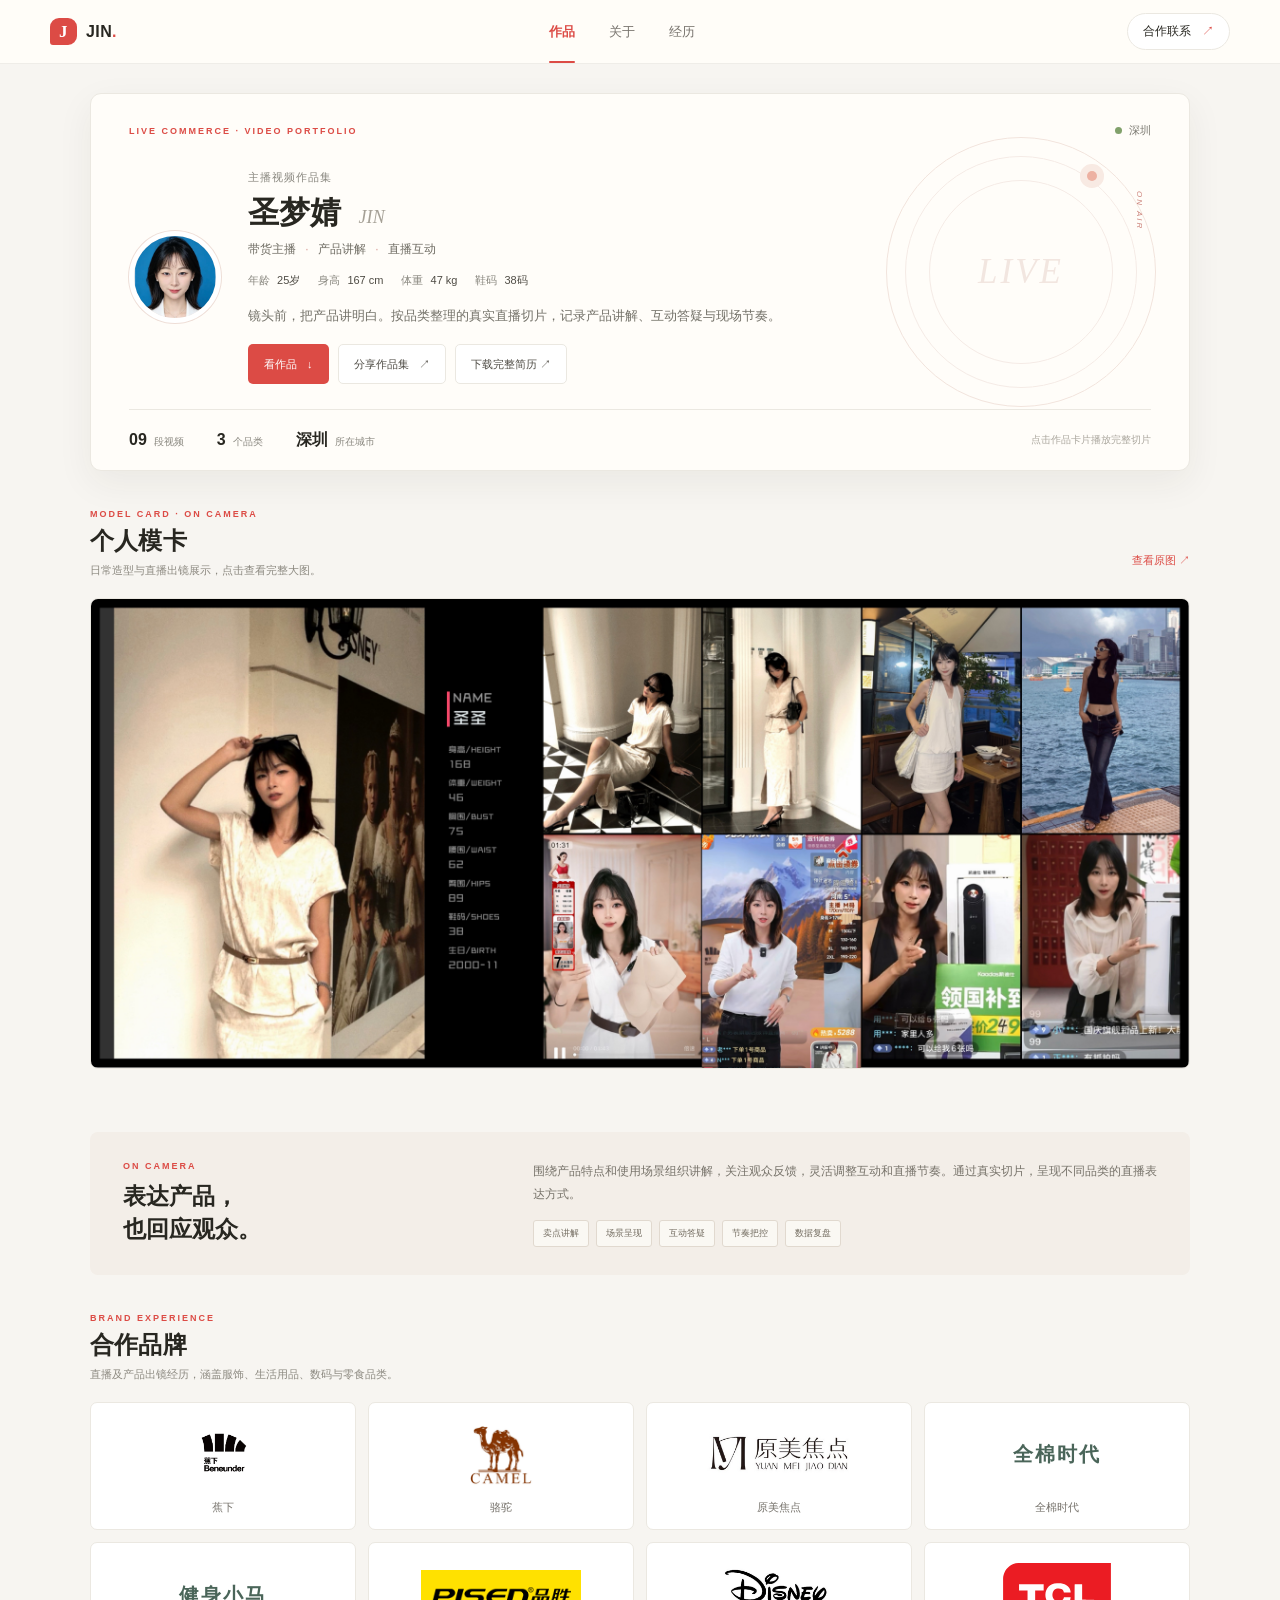
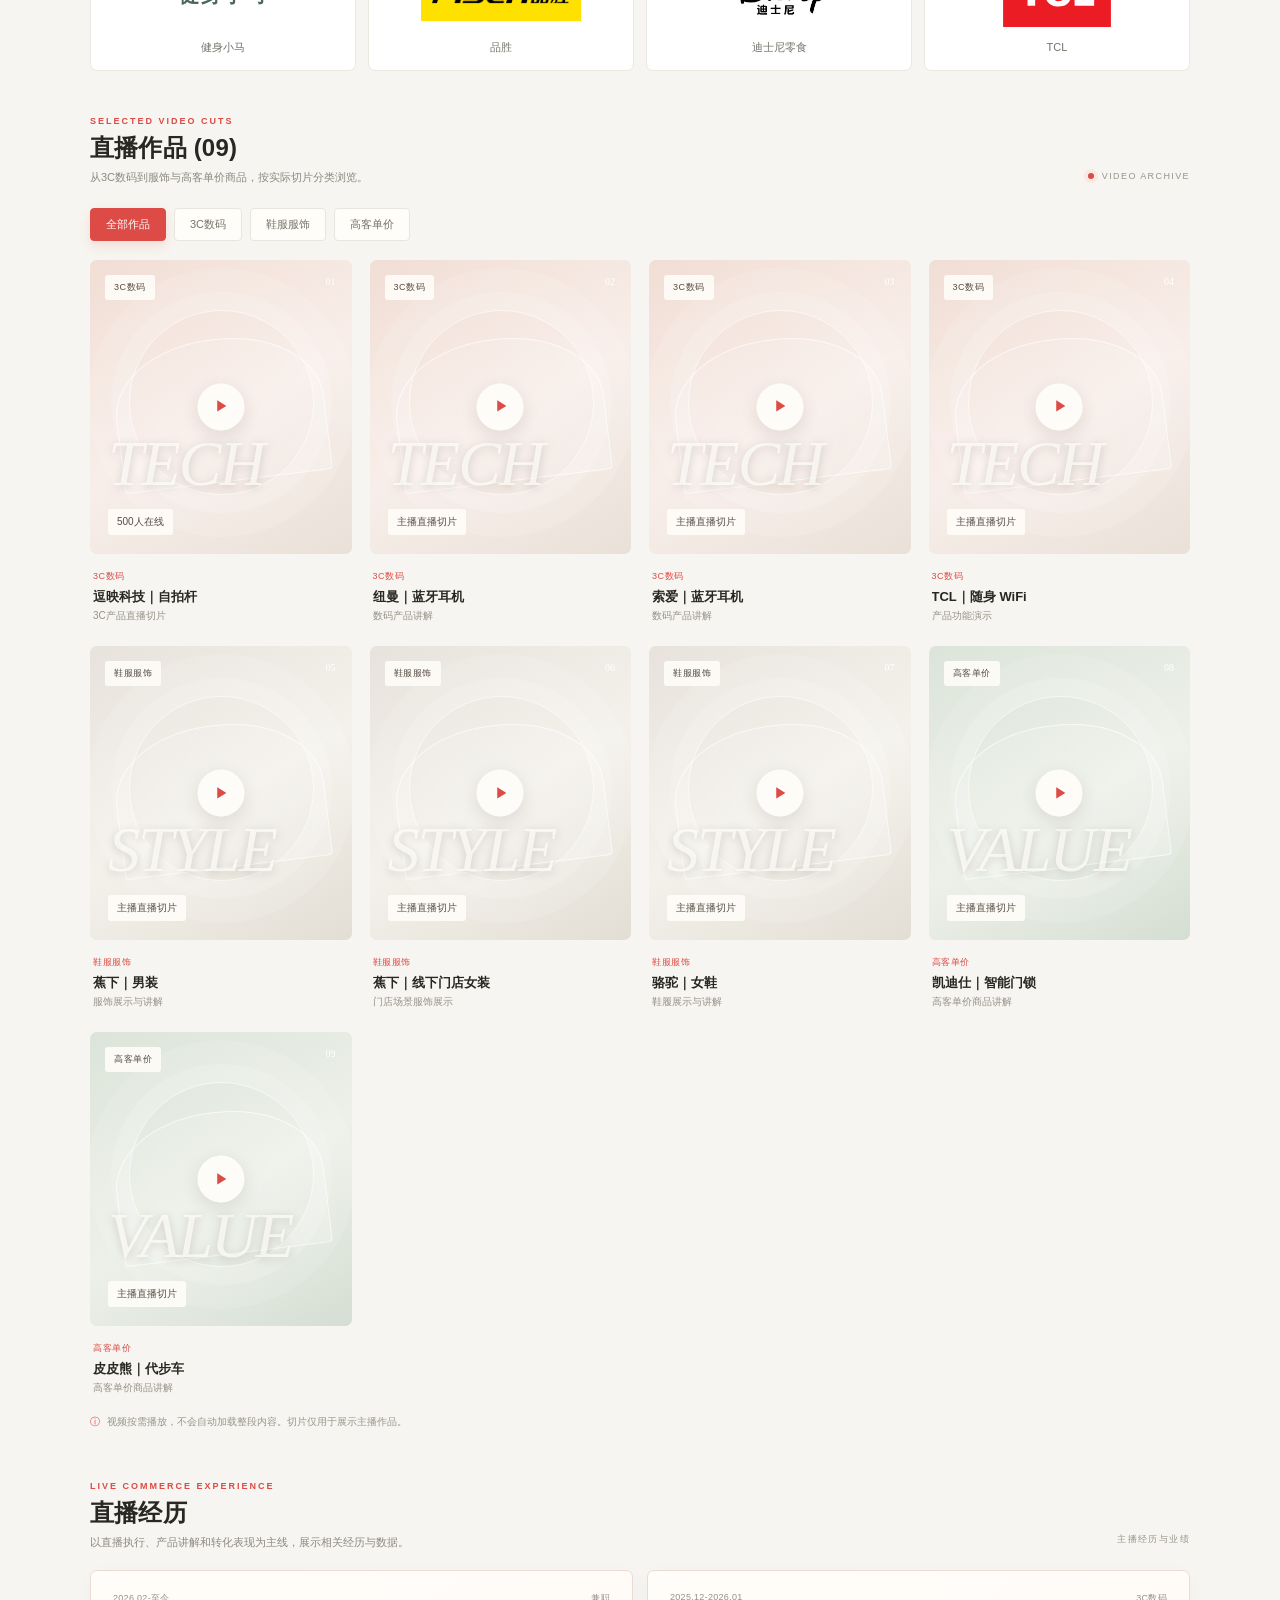
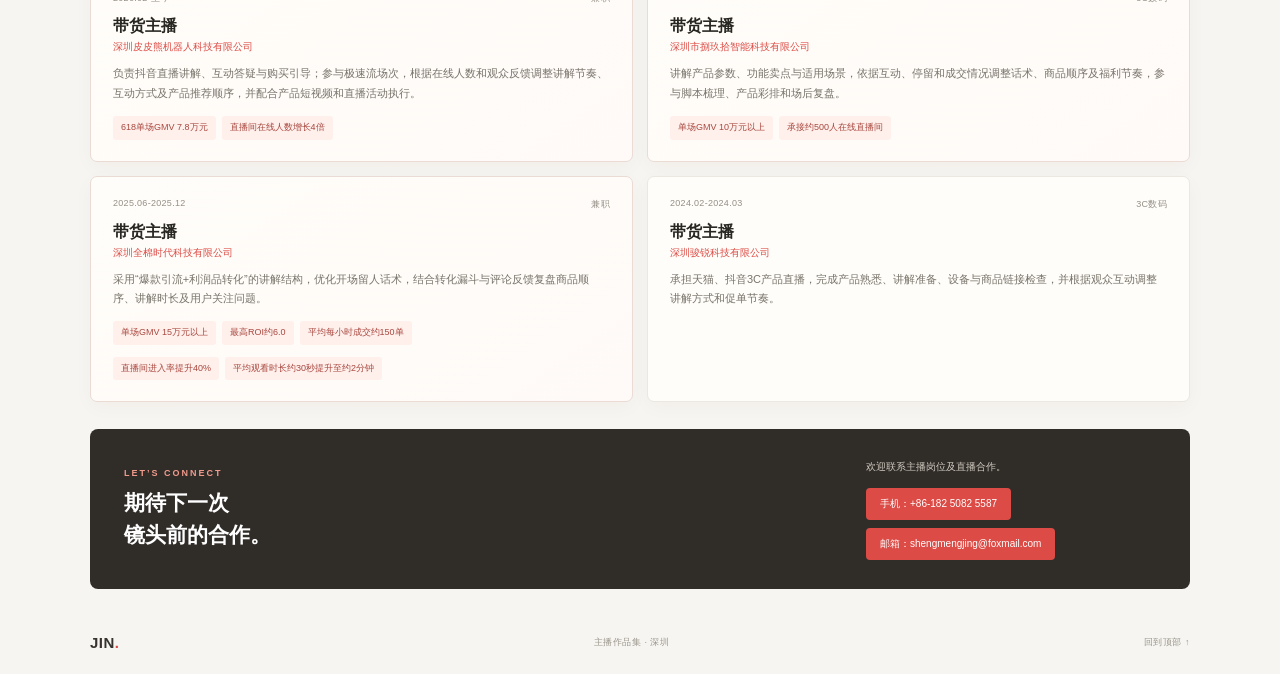
<file: index.html>
<!doctype html>
<html lang="zh-CN">
<head>
  <meta charset="UTF-8">
  <meta name="viewport" content="width=device-width,initial-scale=1">
  <meta name="theme-color" content="#fffdf9">
  <meta name="description" content="圣梦婧带货主播作品集，展示直播切片、直播经历与合作联系方式。">
  <meta http-equiv="refresh" content="0; url=./showcase.html">
  <link rel="canonical" href="https://shengmengjing-portfolio.github.io/showcase.html">
  <title>圣梦婧｜带货主播作品集</title>
  <style>
    body{margin:0;padding:24px;font-family:-apple-system,BlinkMacSystemFont,"PingFang SC","Microsoft YaHei",sans-serif;color:#282721;background:#fffdf9}
    a{color:#dc4b45}
  </style>
  <script>window.location.replace("./showcase.html" + window.location.search + window.location.hash);</script>
</head>
<body>
  <noscript><p>如果没有自动跳转，请<a href="./showcase.html">点击这里打开最新作品集</a>。</p></noscript>
</body>
</html>
</file>
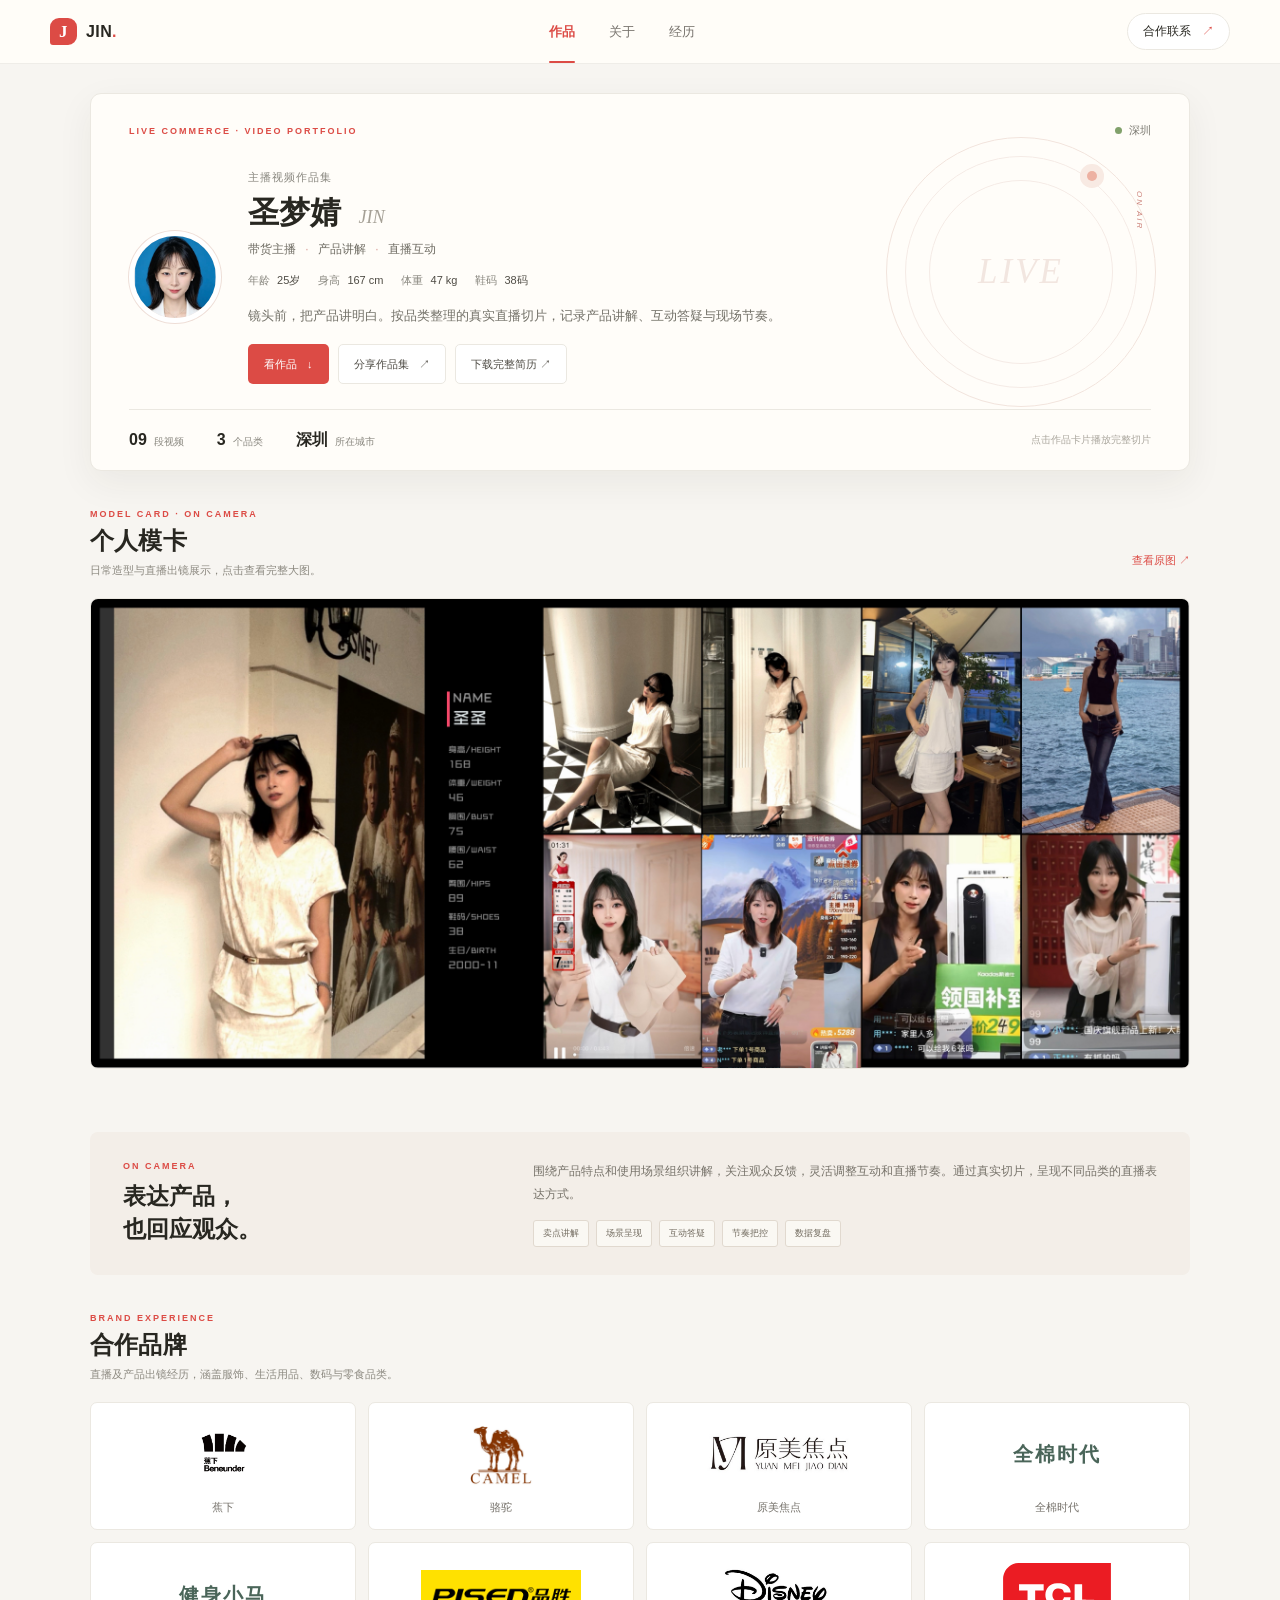
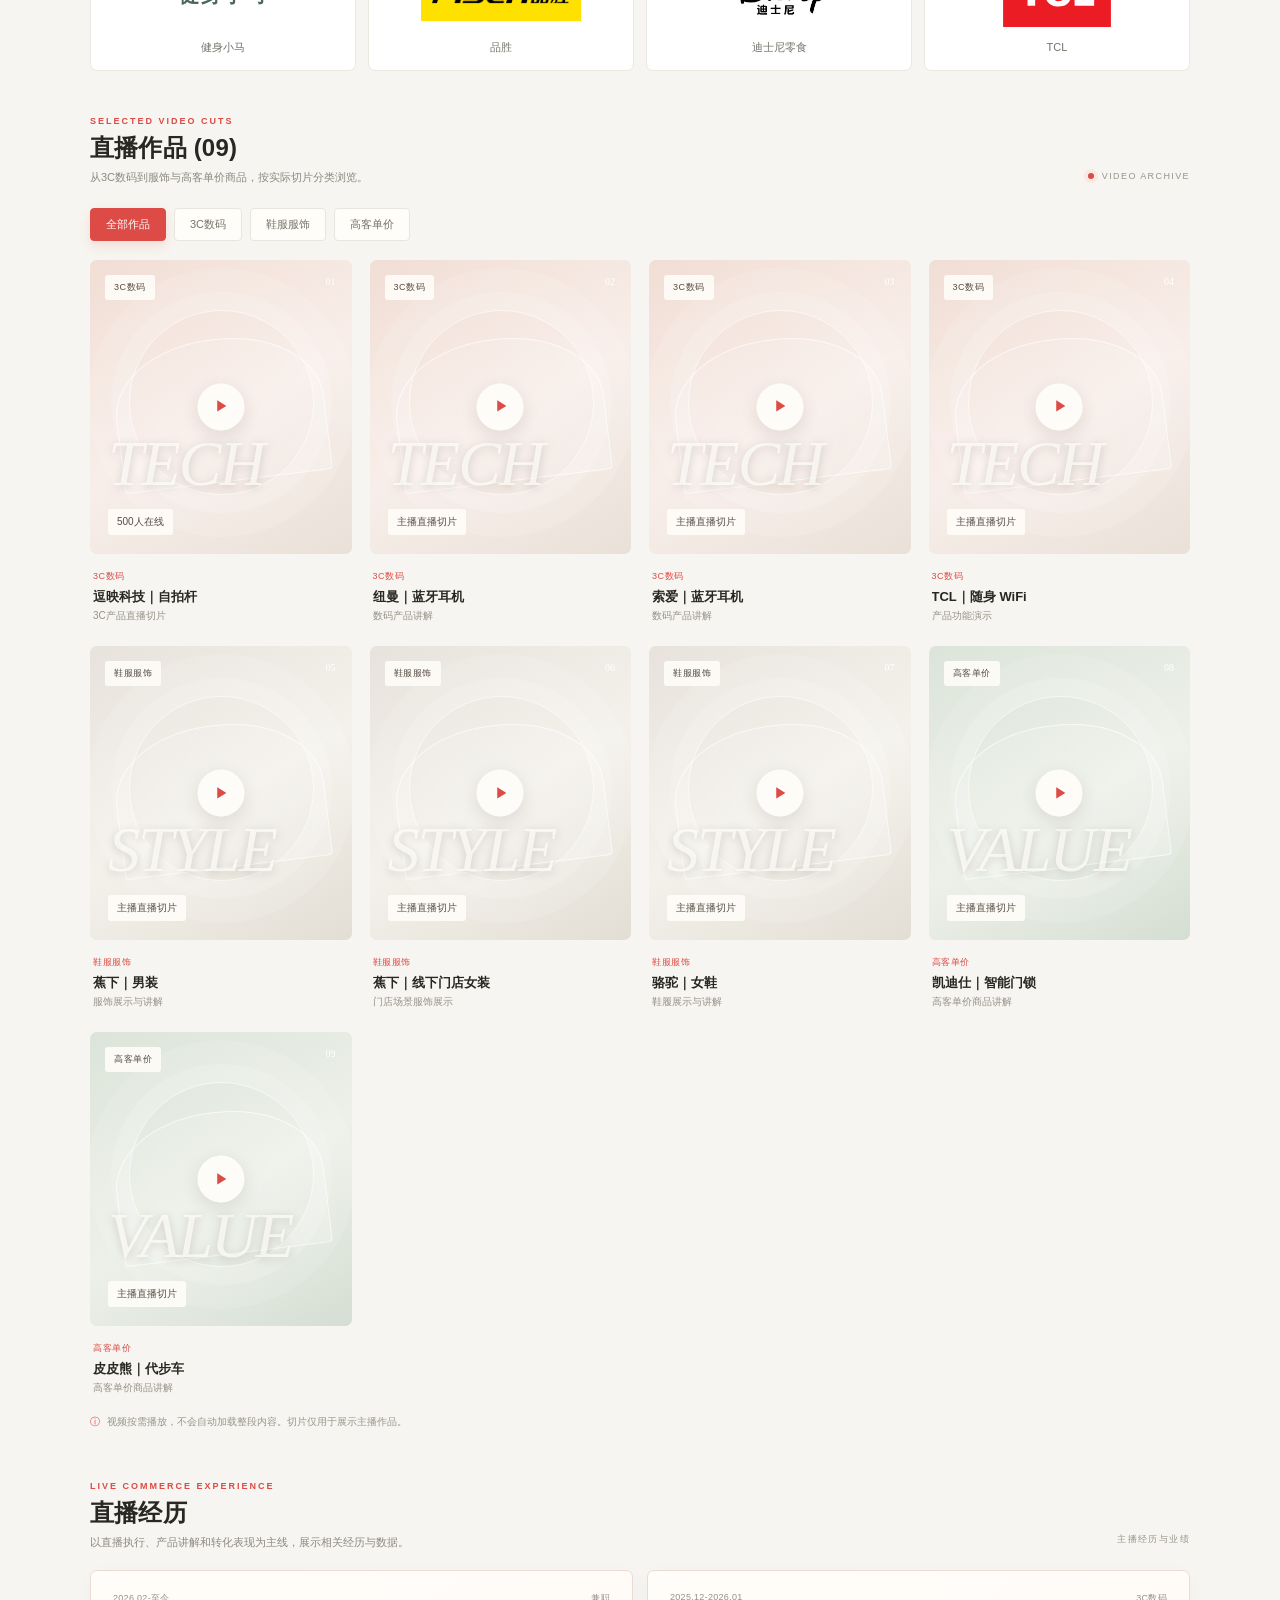
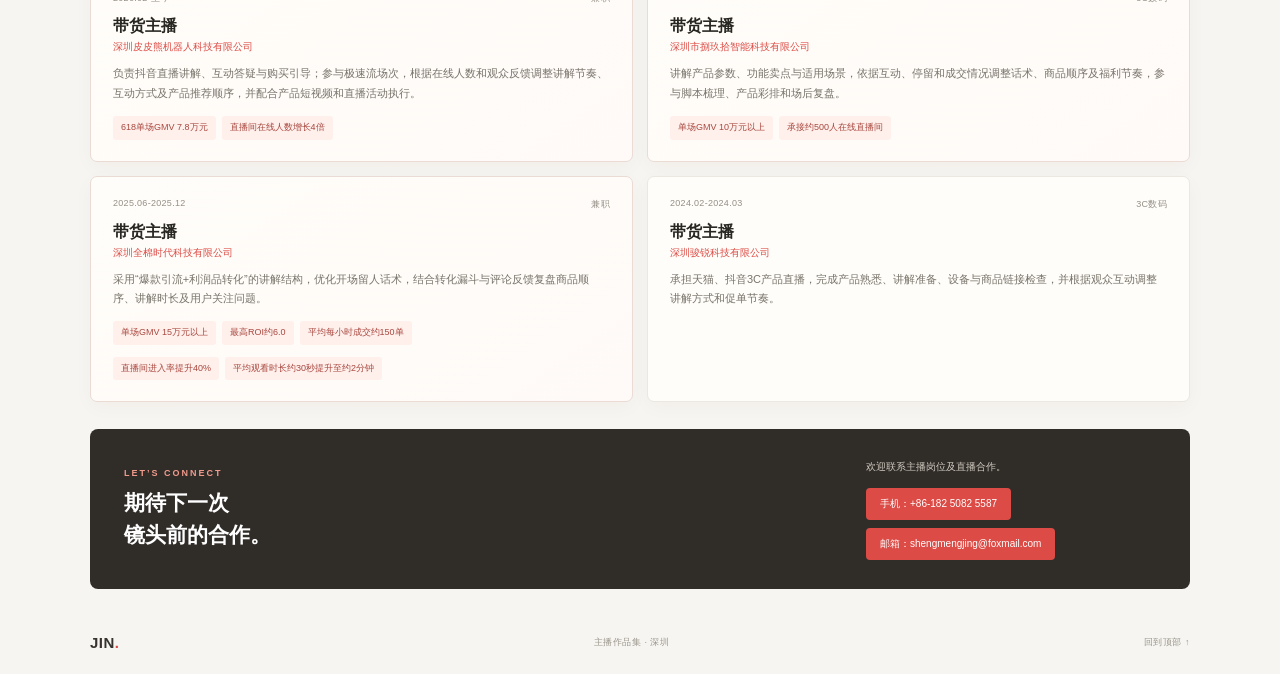
<file: showcase.html>
<!doctype html>
<html lang="zh-CN">
<head>
  <meta charset="UTF-8">
  <meta name="viewport" content="width=device-width,initial-scale=1">
  <meta name="theme-color" content="#fffdf9">
  <meta name="description" content="圣梦婧主播作品集与直播经历，展示3C数码、服饰和高客单价品类直播切片、主播经验与代表性业绩。">
  <title>圣梦婧｜带货主播作品集与直播经历</title>
  <link rel="stylesheet" href="./showcase.css?v=model-card-2026-11-14">
</head>
<body>
  <header class="topbar" id="topbar">
    <div class="topbar-inner">
      <a class="logo" href="#" aria-label="JIN作品集首页"><span class="logo-mark">J</span><span>JIN<span class="logo-dot">.</span></span></a>
      <nav aria-label="主导航"><a class="nav-active" href="#works">作品</a><a href="#about">关于</a><a href="#experience">经历</a></nav>
      <a class="top-cta" href="#contact">合作联系 <span>↗</span></a>
    </div>
  </header>
  <main>
    <section class="profile-shell wrap" id="profile">
      <div class="profile-card">
        <div class="profile-topline"><span class="eyebrow">LIVE COMMERCE · VIDEO PORTFOLIO</span><span class="location"><i></i>深圳</span></div>
        <div class="profile-main">
          <div class="avatar"><img src="./portrait.png" alt="圣梦婧证件照"></div>
          <div class="profile-copy">
            <p class="profile-kicker">主播视频作品集</p>
            <h1>圣梦婧 <span>JIN</span></h1>
            <p class="profile-role">带货主播 <b>·</b> 产品讲解 <b>·</b> 直播互动</p>
            <ul class="profile-details" aria-label="个人资料"><li>年龄 <strong>25岁</strong></li><li>身高 <strong>167 cm</strong></li><li>体重 <strong>47 kg</strong></li><li>鞋码 <strong>38码</strong></li></ul>
            <p class="profile-intro">镜头前，把产品讲明白。按品类整理的真实直播切片，记录产品讲解、互动答疑与现场节奏。</p>
            <div class="profile-actions" id="profile-actions"><a class="btn btn-red" href="#works">看作品 <span>↓</span></a><button class="btn btn-light" id="share-button" type="button">分享作品集 <span>↗</span></button></div>
          </div>
        </div>
        <div class="profile-stats" aria-label="作品集概况">
          <div><strong id="works-count">9</strong><span>段视频</span></div>
          <div><strong>3</strong><span>个品类</span></div>
          <div><strong>深圳</strong><span>所在城市</span></div>
          <div class="stats-note">点击作品卡片播放完整切片</div>
        </div>
        <div class="profile-decoration" aria-hidden="true"><span>LIVE</span><span>ON AIR</span><div class="deco-orbit"></div></div>
      </div>
    </section>

    <section class="model-section wrap" id="model-card" aria-labelledby="model-card-title">
      <div class="section-heading"><div><p class="eyebrow">MODEL CARD · ON CAMERA</p><h2 id="model-card-title">个人模卡</h2><p class="section-sub">日常造型与直播出镜展示，点击查看完整大图。</p></div><a class="model-original" href="./model-card.jpg" target="_blank" rel="noopener noreferrer">查看原图 ↗</a></div>
      <figure class="model-figure">
        <a class="model-preview" href="./model-card.jpg" target="_blank" rel="noopener noreferrer" aria-label="在新标签页查看圣梦婧完整模卡"><img src="./model-card.jpg" alt="圣梦婧模卡，展示日常造型、全身形象与不同品类直播出镜画面" loading="lazy" decoding="async"></a>
      </figure>
    </section>

    <section class="about-strip wrap" id="about">
      <div class="about-title"><p class="eyebrow">ON CAMERA</p><h2>表达产品，<br>也回应观众。</h2></div>
      <div class="about-detail"><p>围绕产品特点和使用场景组织讲解，关注观众反馈，灵活调整互动和直播节奏。通过真实切片，呈现不同品类的直播表达方式。</p><div class="skill-list"><span>卖点讲解</span><span>场景呈现</span><span>互动答疑</span><span>节奏把控</span><span>数据复盘</span></div></div>
    </section>

    <section class="brands-section wrap" id="brands" aria-labelledby="brands-title">
      <div class="section-heading"><div><p class="eyebrow">BRAND EXPERIENCE</p><h2 id="brands-title">合作品牌</h2><p class="section-sub">直播及产品出镜经历，涵盖服饰、生活用品、数码与零食品类。</p></div></div>
      <ul class="brand-grid">
        <li class="brand-card"><div class="brand-image"><img src="./brand-beneunder.webp" alt="蕉下 Beneunder 标志" width="160" height="64" loading="lazy"></div><span>蕉下</span></li>
        <li class="brand-card"><div class="brand-image"><img src="./brand-camel.png" alt="骆驼 CAMEL 标志" width="160" height="64" loading="lazy"></div><span>骆驼</span></li>
        <li class="brand-card"><div class="brand-image"><img src="./brand-yuanmei-crop.jpeg" alt="原美焦点标志" width="160" height="64" loading="lazy"></div><span>原美焦点</span></li>
        <li class="brand-card"><div class="brand-image brand-name" aria-label="全棉时代品牌名称">全棉时代</div><span>全棉时代</span></li>
        <li class="brand-card"><div class="brand-image brand-name" aria-label="健身小马品牌名称">健身小马</div><span>健身小马</span></li>
        <li class="brand-card"><div class="brand-image"><img src="./brand-pisen.png" alt="品胜 PISEN 标志" width="160" height="64" loading="lazy"></div><span>品胜</span></li>
        <li class="brand-card"><div class="brand-image"><img src="./brand-disney-crop.png" alt="迪士尼 Disney 标志" width="160" height="64" loading="lazy"></div><span>迪士尼零食</span></li>
        <li class="brand-card"><div class="brand-image"><img src="./brand-tcl.svg" alt="TCL 标志" width="160" height="64" loading="lazy"></div><span>TCL</span></li>
      </ul>
    </section>

    <section class="works-section wrap" id="works">
      <div class="section-heading">
        <div><p class="eyebrow">SELECTED VIDEO CUTS</p><h2>直播作品 <span id="filtered-count"></span></h2><p class="section-sub">从3C数码到服饰与高客单价商品，按实际切片分类浏览。</p></div>
        <div class="view-label"><span class="live-dot"></span> VIDEO ARCHIVE</div>
      </div>
      <div class="filter-row" id="filters" role="group" aria-label="按商品品类筛选"></div>
      <div class="video-grid" id="video-grid"></div>
      <p class="privacy-note"><span>ⓘ</span> 视频按需播放，不会自动加载整段内容。切片仅用于展示主播作品。</p>
    </section>

    <section class="experience-section wrap" id="experience">
      <div class="section-heading">
        <div><p class="eyebrow">LIVE COMMERCE EXPERIENCE</p><h2>直播经历</h2><p class="section-sub">以直播执行、产品讲解和转化表现为主线，展示相关经历与数据。</p></div>
        <div class="view-label">主播经历与业绩</div>
      </div>
      <div class="experience-grid">
        <article class="experience-card experience-featured">
          <div class="experience-meta"><span>2026.02-至今</span><span>兼职</span></div>
          <h3>带货主播</h3>
          <p class="experience-company">深圳皮皮熊机器人科技有限公司</p>
          <p>负责抖音直播讲解、互动答疑与购买引导；参与极速流场次，根据在线人数和观众反馈调整讲解节奏、互动方式及产品推荐顺序，并配合产品短视频和直播活动执行。</p>
          <div class="result-tags"><span>618单场GMV 7.8万元</span><span>直播间在线人数增长4倍</span></div>
        </article>
        <article class="experience-card experience-featured">
          <div class="experience-meta"><span>2025.12-2026.01</span><span>3C数码</span></div>
          <h3>带货主播</h3>
          <p class="experience-company">深圳市捌玖拾智能科技有限公司</p>
          <p>讲解产品参数、功能卖点与适用场景，依据互动、停留和成交情况调整话术、商品顺序及福利节奏，参与脚本梳理、产品彩排和场后复盘。</p>
          <div class="result-tags"><span>单场GMV 10万元以上</span><span>承接约500人在线直播间</span></div>
        </article>
        <article class="experience-card experience-featured">
          <div class="experience-meta"><span>2025.06-2025.12</span><span>兼职</span></div>
          <h3>带货主播</h3>
          <p class="experience-company">深圳全棉时代科技有限公司</p>
          <p>采用“爆款引流+利润品转化”的讲解结构，优化开场留人话术，结合转化漏斗与评论反馈复盘商品顺序、讲解时长及用户关注问题。</p>
          <div class="result-tags"><span>单场GMV 15万元以上</span><span>最高ROI约6.0</span><span>平均每小时成交约150单</span></div>
          <div class="result-tags"><span>直播间进入率提升40%</span><span>平均观看时长约30秒提升至约2分钟</span></div>
        </article>
        <article class="experience-card">
          <div class="experience-meta"><span>2024.02-2024.03</span><span>3C数码</span></div>
          <h3>带货主播</h3>
          <p class="experience-company">深圳骏锐科技有限公司</p>
          <p>承担天猫、抖音3C产品直播，完成产品熟悉、讲解准备、设备与商品链接检查，并根据观众互动调整讲解方式和促单节奏。</p>
        </article>
      </div>
    </section>

    <section class="contact-section wrap" id="contact">
      <div class="contact-card"><div><p class="eyebrow">LET’S CONNECT</p><h2>期待下一次<br>镜头前的合作。</h2></div><div class="contact-side"><p id="contact-note">欢迎联系主播岗位及直播合作。</p><div id="contact-actions"></div></div></div>
    </section>
  </main>
  <footer class="wrap"><a class="footer-brand" href="#">JIN<span>.</span></a><span>主播作品集 · 深圳</span><a href="#topbar">回到顶部 ↑</a></footer>

  <dialog class="player-dialog" id="player-dialog" aria-labelledby="player-title">
    <div class="player-head"><div><p class="eyebrow">VIDEO CUT</p><h2 id="player-title">作品播放</h2></div><button class="close-button" id="close-player" type="button" aria-label="关闭">×</button></div>
    <div class="player-body" id="player-body"></div>
    <p class="player-caption" id="player-caption"></p>
    <p class="player-error" id="player-error" role="status">兼容提示：原始切片为 HEVC 编码，部分浏览器可能无法播放。公开分享前建议转为 H.264 MP4。</p>
  </dialog>

  <script src="./portfolio.config.js?v=resume-2026-11-13-contact-final"></script>
  <script>
    (() => {
      const config = window.PORTFOLIO || {};
      const videos = Array.isArray(config.videos) ? config.videos : [];
      const grid = document.getElementById("video-grid");
      const filters = document.getElementById("filters");
      const dialog = document.getElementById("player-dialog");
      let activeUrl = "";
      const safeMediaPath = value => typeof value === "string" && value.startsWith("./") && !value.slice(2).includes("/") && !value.slice(2).includes("..") && value.toLowerCase().endsWith(".mp4") ? value : "";
      const make = (tag, cls, value) => {
        const node = document.createElement(tag);
        if (cls) node.className = cls;
        if (value !== undefined) node.textContent = value;
        return node;
      };
      const categories = ["全部作品", ...new Set(videos.map(item => item.category).filter(Boolean))];
      document.getElementById("works-count").textContent = String(videos.length).padStart(2, "0");

      function closePlayer() {
        const video = document.querySelector("#player-body video");
        if (video) { video.pause(); video.removeAttribute("src"); video.load(); }
        if (activeUrl.startsWith("blob:")) URL.revokeObjectURL(activeUrl);
        activeUrl = "";
        document.getElementById("player-body").replaceChildren();
      }

      function play(item) {
        closePlayer();
        document.getElementById("player-title").textContent = item.title;
        document.getElementById("player-caption").textContent = `${item.category} · ${item.subtitle || "主播直播切片"}`;
        const source = safeMediaPath(item.src);
        if (!source) return;
        const video = document.createElement("video");
        video.src = source;
        video.controls = true;
        video.playsInline = true;
        video.preload = "metadata";
        video.setAttribute("aria-label", item.title);
        const body = document.getElementById("player-body");
        body.replaceChildren(video);
        dialog.showModal();
        const attempt = video.play();
        if (attempt && typeof attempt.catch === "function") attempt.catch(() => {});
      }

      function render(selected = "全部作品") {
        const visible = videos.filter(item => selected === "全部作品" || item.category === selected);
        grid.replaceChildren();
        document.getElementById("filtered-count").textContent = `(${String(visible.length).padStart(2, "0")})`;
        visible.forEach((item, index) => {
          const article = make("article", `video-card tone-${item.category === "3C数码" ? "tech" : item.category === "鞋服服饰" ? "fashion" : "value"}`);
          const button = make("button", "video-cover");
          button.type = "button";
          button.setAttribute("aria-label", `播放：${item.title}`);
          const poster = make("span", "cover-art");
          poster.append(make("span", "cover-label", item.category), make("span", "cover-index", String(index + 1).padStart(2, "0")));
          poster.append(make("span", "cover-word", item.category === "3C数码" ? "TECH" : item.category === "鞋服服饰" ? "STYLE" : "VALUE"));
          poster.append(make("span", "cover-sub", item.cue || "主播直播切片"));
          button.append(poster, make("span", "play-button", "▶"), make("span", "watch-label", "播放切片 ↗"));
          button.addEventListener("click", () => play(item));
          const info = make("div", "card-info");
          const category = make("span", "card-category", item.category);
          const title = make("h3", "", item.title);
          const subtitle = make("p", "card-subtitle", item.subtitle || "主播直播切片");
          info.append(category, title, subtitle);
          article.append(button, info);
          grid.append(article);
        });
      }

      categories.forEach((category, index) => {
        const button = make("button", `filter-chip${index === 0 ? " active" : ""}`, category);
        button.type = "button";
        button.setAttribute("aria-pressed", index === 0 ? "true" : "false");
        button.addEventListener("click", () => {
          filters.querySelectorAll("button").forEach(item => {
            const isActive = item === button;
            item.classList.toggle("active", isActive);
            item.setAttribute("aria-pressed", isActive ? "true" : "false");
          });
          render(category);
        });
        filters.append(button);
      });

      document.getElementById("close-player").addEventListener("click", () => dialog.close());
      dialog.addEventListener("close", closePlayer);
      dialog.addEventListener("click", event => {
        if (event.target === dialog) {
          const rect = dialog.getBoundingClientRect();
          if (event.clientX < rect.left || event.clientX > rect.right || event.clientY < rect.top || event.clientY > rect.bottom) dialog.close();
        }
      });

      const share = document.getElementById("share-button");
      share.addEventListener("click", async () => {
        const data = { title: document.title, text: "圣梦婧主播视频作品集", url: location.href };
        try {
          if (navigator.share) await navigator.share(data);
          else if (navigator.clipboard) { await navigator.clipboard.writeText(location.href); share.textContent = "链接已复制 ✓"; setTimeout(() => share.innerHTML = "分享作品集 <span>↗</span>", 2200); }
          else share.textContent = "请复制浏览器地址分享";
        } catch {}
      });

      if (typeof config.resumeUrl === "string" && config.resumeUrl.startsWith("./resume-") && config.resumeUrl.toLowerCase().endsWith(".docx") && !config.resumeUrl.includes("..")) {
        const resumeLink = make("a", "btn btn-light", "下载完整简历 ↗");
        resumeLink.href = config.resumeUrl;
        resumeLink.setAttribute("download", "");
        resumeLink.setAttribute("aria-label", "下载完整简历");
        document.getElementById("profile-actions").append(resumeLink);
      }

      const contactActions = document.getElementById("contact-actions");
      if (config.phone && /^[+\d\s()-]{8,24}$/.test(config.phone)) {
        const phoneLink = make("a", "contact-link", `手机：${config.phone}`);
        phoneLink.href = `tel:${config.phone.replace(/[^\d+]/g, "")}`;
        contactActions.append(phoneLink);
      }
      if (config.email && /^[^\s@]+@[^\s@]+\.[^\s@]+$/.test(config.email)) {
        const emailLink = make("a", "contact-link", `邮箱：${config.email}`);
        emailLink.href = `mailto:${encodeURIComponent(config.email)}`;
        contactActions.append(emailLink);
      }
      if (!contactActions.childElementCount) {
        document.getElementById("contact-note").textContent = "合作联系入口暂未配置。";
      }
      render();
    })();
  </script>
</body>
</html>
</file>
<file: showcase.css>
:root{
  --paper:#fffdf9;--canvas:#f7f5f1;--ink:#282721;--muted:#89877f;--line:#ebe8e1;
  --red:#dc4b45;--red-dark:#bd3936;--pink:#fff0ec;--green:#6c8061;--shadow:0 12px 36px #352b2110;
}
*{box-sizing:border-box}
html{scroll-behavior:smooth;scroll-padding-top:82px}
body{margin:0;background:var(--canvas);color:var(--ink);font-family:Inter,-apple-system,BlinkMacSystemFont,"PingFang SC","Microsoft YaHei",sans-serif}
a{color:inherit;text-decoration:none}
button{font:inherit;cursor:pointer}
button:focus-visible,a:focus-visible{outline:3px solid #e8a29a;outline-offset:3px}
.wrap{width:min(1100px,calc(100% - 48px));margin:0 auto}
.topbar{height:64px;position:sticky;top:0;z-index:5;background:#fffdf9ed;border-bottom:1px solid #efede8;backdrop-filter:blur(14px)}
.topbar-inner{width:min(1180px,calc(100% - 48px));height:100%;margin:auto;display:flex;align-items:center;justify-content:space-between}
.logo{display:flex;align-items:center;gap:9px;font-weight:800;letter-spacing:.4px;font-size:16px}
.logo-mark{width:27px;height:27px;background:var(--red);color:white;border-radius:9px 9px 9px 3px;display:grid;place-items:center;font-family:Georgia,serif;font-size:17px}
.logo-dot,.footer-brand span{color:var(--red)}
nav{display:flex;align-items:center;gap:34px;height:100%;font-size:13px;color:#77736c}
nav a{height:100%;display:flex;align-items:center;position:relative}
nav .nav-active{color:var(--red);font-weight:650}
nav .nav-active:after{content:"";position:absolute;bottom:0;left:0;right:0;height:2px;background:var(--red);border-radius:4px}
.top-cta{font-size:12px;border:1px solid var(--line);border-radius:30px;padding:9px 15px;background:white}.top-cta span{color:var(--red);margin-left:8px}
.profile-shell{padding-top:29px}
.profile-card{position:relative;overflow:hidden;border:1px solid var(--line);background:var(--paper);border-radius:11px;box-shadow:var(--shadow);padding:29px 38px 0}
.profile-topline{display:flex;justify-content:space-between;align-items:center;position:relative;z-index:1}
.eyebrow{margin:0;color:var(--red);font-size:9px;font-weight:750;letter-spacing:2px}
.location{display:flex;align-items:center;gap:7px;color:#79776f;font-size:11px}
.location i,.live-dot{width:7px;height:7px;border-radius:50%;background:#81a16b;display:inline-block}
.profile-main{display:flex;align-items:center;gap:27px;padding:32px 0 25px;position:relative;z-index:1}
.avatar{height:92px;width:92px;flex:0 0 92px;border-radius:50%;overflow:hidden;background:#f5e4dd;border:5px solid white;box-shadow:0 0 0 1px #eeded7}
.avatar img{display:block;width:100%;height:100%;object-fit:cover;object-position:center 28%}
.profile-copy{max-width:620px;min-width:0}
.profile-kicker{margin:0 0 7px;font-size:11px;color:var(--muted);letter-spacing:1px}
.profile-copy h1{font-size:31px;letter-spacing:.2px;margin:0 0 7px;font-weight:700}
.profile-copy h1 span{font-family:Georgia,serif;font-size:18px;color:#a5a096;font-weight:400;font-style:italic;margin-left:8px}
.profile-role{margin:0;font-size:12px;color:#6f6c63}.profile-role b{color:#d9a09a;margin:0 6px;font-weight:400}
.profile-intro{max-width:580px;color:#737168;font-size:13px;line-height:1.9;margin:13px 0 16px}
.profile-details{display:flex;flex-wrap:wrap;gap:8px 18px;list-style:none;padding:0;margin:13px 0;color:#89877f;font-size:11px;line-height:1.8}
.profile-details li{white-space:nowrap}.profile-details strong{color:#4f4c45;font-weight:500;margin-left:4px}
.profile-actions{display:flex;flex-wrap:wrap;gap:9px}
.btn{min-height:40px;height:auto;border:1px solid transparent;border-radius:5px;padding:10px 15px;display:inline-flex;align-items:center;justify-content:center;gap:10px;font-size:11px;line-height:1.4;white-space:nowrap;flex:0 0 auto}
.btn-red{background:var(--red);color:white}.btn-red:hover{background:var(--red-dark)}
.btn-light{background:white;border-color:var(--line);color:#4f4c45}.btn-light:hover{border-color:#d5aaa5}
.profile-stats{height:61px;position:relative;z-index:1;border-top:1px solid var(--line);display:flex;align-items:center;gap:33px}
.profile-stats>div:not(.stats-note){display:flex;align-items:baseline;gap:7px}
.profile-stats strong{font-size:16px;font-weight:700}.profile-stats span{font-size:10px;color:var(--muted)}
.stats-note{margin-left:auto;font-size:10px;color:#aaa69d}
.profile-decoration{position:absolute;width:270px;height:270px;border:1px solid #f2e4dd;border-radius:50%;right:33px;top:43px;display:grid;place-items:center;color:#f2e6e0;font-size:35px;font-family:Georgia,serif;font-style:italic;letter-spacing:3px}
.profile-decoration:before,.profile-decoration:after{content:"";position:absolute;border:1px solid #f5ebe6;border-radius:50%}
.profile-decoration:before{inset:18px}.profile-decoration:after{inset:42px}
.profile-decoration span:last-of-type{position:absolute;right:11px;top:53px;font-family:Inter,sans-serif;font-size:8px;letter-spacing:2px;writing-mode:vertical-rl;color:#cb8179}
.deco-orbit{position:absolute;top:33px;right:58px;width:10px;height:10px;border-radius:50%;background:#edb1a2;box-shadow:0 0 0 7px #f8eae3}
.brands-section{padding-top:38px}
.brand-grid{display:grid;grid-template-columns:repeat(4,minmax(0,1fr));gap:12px;list-style:none;padding:0;margin:20px 0 0}
.brand-card{min-width:0;display:flex;flex-direction:column;align-items:center;justify-content:center;gap:12px;border:1px solid var(--line);border-radius:7px;padding:20px 12px 14px;background:#fff}
.brand-image{width:100%;height:64px;display:flex;align-items:center;justify-content:center;overflow:hidden}
.brand-image img{display:block;width:100%;max-width:160px;height:64px;object-fit:contain}
.brand-card>span{font-size:11px;line-height:1.5;color:#77736c}
.brand-name{color:#4a6559;font-size:20px;letter-spacing:2px;font-weight:650;white-space:nowrap}
.works-section{padding-top:45px}
.section-heading{display:flex;justify-content:space-between;align-items:end;gap:20px}
.section-heading h2{font-size:24px;letter-spacing:.2px;margin:6px 0}
.section-sub{font-size:11px;color:#8c8980;margin:0}
.view-label{font-size:9px;letter-spacing:1.4px;color:#99958c;display:flex;align-items:center;gap:8px;margin-bottom:4px}
.live-dot{width:6px;height:6px;background:var(--red);box-shadow:0 0 0 4px #fae8e3}
.filter-row{display:flex;gap:8px;margin:23px 0 19px;flex-wrap:wrap}
.filter-chip{border:1px solid #e9e5de;background:var(--paper);color:#77736c;border-radius:4px;padding:8px 15px;font-size:11px;transition:.18s}
.filter-chip:hover{border-color:#e9aaa0;color:var(--red)}
.filter-chip.active{background:var(--red);border-color:var(--red);color:white;box-shadow:0 5px 12px #dc4b4524}
.video-grid{display:grid;grid-template-columns:repeat(3,minmax(0,1fr));gap:23px 18px}
.video-card{min-width:0}
.video-cover{width:100%;aspect-ratio:4/4.5;position:relative;padding:0;overflow:hidden;border:0;border-radius:7px;background:#eee;display:block;text-align:left}
.cover-art{position:absolute;inset:0;display:block;overflow:hidden;transition:transform .35s ease}
.tone-tech .cover-art{background:linear-gradient(150deg,#f1ded5,#f8eee9 53%,#e9e0d8)}
.tone-fashion .cover-art{background:linear-gradient(150deg,#e7e3dc,#f4f1eb 52%,#e2ded4)}
.tone-value .cover-art{background:linear-gradient(150deg,#dce4d9,#edf0e9 54%,#d5ded2)}
.cover-art:before{content:"";position:absolute;width:70%;aspect-ratio:1;border:1px solid #ffffffa8;border-radius:50%;top:17%;left:15%;box-shadow:0 0 0 18px #ffffff22,0 0 0 42px #ffffff1a}
.cover-art:after{content:"";position:absolute;left:10%;right:10%;top:27%;height:48%;border:1px solid #ffffffa3;border-radius:48% 48% 4px 4px;transform:rotate(-7deg);background:linear-gradient(130deg,#ffffff14,#ffffff35)}
.cover-label,.cover-index,.cover-word,.cover-sub{position:absolute;z-index:1}
.cover-label{top:15px;left:15px;color:#544b42;background:#fffdf9df;border-radius:3px;padding:6px 9px;font-size:9px;letter-spacing:.5px}
.cover-index{top:16px;right:16px;font-size:10px;color:#fff;font-family:Georgia,serif}
.cover-word{left:18px;bottom:53px;font-family:Georgia,"Times New Roman",serif;font-size:clamp(34px,5vw,64px);font-style:italic;letter-spacing:-2px;color:#fffdf9b8;text-shadow:0 2px 9px #756b6044}
.cover-sub{bottom:19px;left:18px;font-size:10px;color:#554d45;background:#fffdf9e8;padding:6px 9px;border-radius:3px}
.play-button{position:absolute;z-index:2;left:50%;top:50%;transform:translate(-50%,-50%);height:47px;width:47px;display:grid;place-items:center;border-radius:50%;padding-left:3px;color:var(--red);background:#fffdf9ed;box-shadow:0 6px 18px #2f241d1c;font-size:14px;transition:transform .2s}
.watch-label{position:absolute;z-index:2;right:13px;bottom:17px;background:#2e2c29a8;color:white;border-radius:20px;padding:7px 10px;font-size:9px;opacity:0;transition:opacity .2s}
.video-cover:hover .cover-art{transform:scale(1.035)}.video-cover:hover .watch-label{opacity:1}.video-cover:hover .play-button{transform:translate(-50%,-50%) scale(1.08)}
.card-info{padding:11px 3px 0}
.card-category{font-size:9px;color:var(--red);letter-spacing:.5px}
.card-info h3{font-size:13px;margin:5px 0 3px;font-weight:650;white-space:nowrap;overflow:hidden;text-overflow:ellipsis}
.card-subtitle{font-size:10px;color:#969188;margin:0}
.privacy-note{font-size:10px;color:#99958b;margin:20px 0 0;display:flex;align-items:center;gap:7px}.privacy-note span{color:var(--red)}
.about-strip{margin-top:63px;padding:28px 33px;border-radius:8px;background:#f3eee8;display:grid;grid-template-columns:.75fr 1.25fr;gap:35px;align-items:center}
.about-title h2{font-size:23px;line-height:1.45;margin:9px 0 0}
.about-detail p{font-size:12px;line-height:1.9;color:#77736a;margin:0 0 14px}
.skill-list{display:flex;gap:7px;flex-wrap:wrap}
.skill-list span{font-size:9px;padding:6px 9px;border:1px solid #e1d9cf;border-radius:3px;color:#736c60;background:#faf8f3}
.model-section{padding-top:38px}
.model-original{flex-shrink:0;font-size:11px;color:var(--red);white-space:nowrap;padding:10px 0}
.model-figure{margin:20px 0 0}
.model-preview{display:block;overflow:hidden;border:1px solid var(--line);border-radius:8px;background:#111;line-height:0}
.model-preview img{display:block;width:100%;height:auto}
.model-preview:focus-visible{outline-offset:4px}
.model-figure figcaption{font-size:10px;line-height:1.8;color:#89877f;margin-top:10px}
.experience-section{padding-top:52px}
.experience-grid{display:grid;grid-template-columns:repeat(2,minmax(0,1fr));gap:14px;margin-top:20px}
.experience-card{min-width:0;padding:21px 22px;border:1px solid var(--line);border-radius:7px;background:var(--paper);box-shadow:0 5px 20px #352b2108}
.experience-meta{display:flex;justify-content:space-between;gap:12px;color:#948f85;font-size:9px;letter-spacing:.3px}
.experience-card h3{font-size:16px;margin:11px 0 3px}
.experience-company{font-size:10px;color:var(--red);margin:0 0 10px}
.experience-card>p:not(.experience-company){font-size:11px;line-height:1.8;color:#77736a;margin:0}
.result-tags{display:flex;gap:6px;flex-wrap:wrap;margin-top:12px}
.result-tags span{font-size:9px;line-height:1.5;padding:5px 8px;border-radius:3px;background:#fff0ec;color:#a8473e}
.experience-featured{border-color:#eadbd4;background:linear-gradient(145deg,#fffdf9,#fffaf7)}
.contact-section{padding-top:27px;padding-bottom:45px}
.contact-card{position:relative;overflow:hidden;background:#302c28;color:white;padding:29px 34px;border-radius:8px;display:flex;justify-content:space-between;align-items:center;gap:25px}
.contact-card .eyebrow{color:#ef9b8c}.contact-card h2{font-size:21px;line-height:1.5;margin:9px 0 0}
.contact-side{max-width:290px;position:relative;z-index:1}
.contact-side p{font-size:10px;line-height:1.8;color:#d1cbc1;margin:0 0 12px}
.contact-link{display:inline-block;color:#fff;background:var(--red);padding:9px 14px;border-radius:4px;font-size:10px}
#contact-actions{display:flex;gap:8px;flex-wrap:wrap}
footer{padding:0 0 23px;display:flex;align-items:center;justify-content:space-between;color:#99958b;font-size:9px;letter-spacing:.5px}
.footer-brand{font-size:15px;font-weight:800;color:#36332e}
.player-dialog{width:min(700px,94vw);max-height:92dvh;border:1px solid #eae5dc;border-radius:9px;padding:0;background:#fffdf9;color:var(--ink);box-shadow:0 24px 90px #15120e55}
.player-dialog::backdrop{background:#211c17b8;backdrop-filter:blur(4px)}
.player-head{padding:17px 20px 13px;display:flex;align-items:center;justify-content:space-between;border-bottom:1px solid var(--line)}
.player-head h2{font-size:14px;margin:4px 0 0}
.close-button{border:1px solid var(--line);background:white;border-radius:50%;width:32px;height:32px;font-size:20px;color:#6f6a61}
.player-body{padding:14px 18px 0;text-align:center}
.player-body video{display:block;max-width:100%;width:auto;height:min(66dvh,680px);margin:0 auto;background:#191714;border-radius:4px}
.player-caption{font-size:10px;color:#807b72;padding:0 20px 16px;margin:9px 0 0}
.player-error{margin:0 18px 17px;padding:10px 12px;border-radius:4px;background:#fff1ed;color:#a33d36;font-size:10px;line-height:1.7}
@media(min-width:1200px){.video-grid{grid-template-columns:repeat(4,minmax(0,1fr))}}
@media(max-width:720px){
  .wrap{width:calc(100% - 32px)}.topbar-inner{width:calc(100% - 32px)}
  .profile-card{padding:21px 20px 0}.profile-decoration{right:-75px;top:72px;opacity:.55}
  .profile-main{gap:17px;padding:24px 0 21px}.avatar{width:70px;height:70px;flex-basis:70px}
  .profile-copy h1{font-size:24px}.profile-intro{font-size:11px;max-width:440px}.profile-role{font-size:10px}
  .profile-stats{gap:17px}.stats-note{font-size:9px;max-width:100px;text-align:right}
  .video-grid{grid-template-columns:repeat(2,minmax(0,1fr));gap:19px 13px}
  .video-cover{aspect-ratio:4/4.9}.cover-label{top:10px;left:9px;font-size:8px;padding:5px 7px}
  .cover-index{top:10px;right:10px}.cover-word{font-size:clamp(32px,9vw,52px);left:12px;bottom:46px}
  .cover-sub{left:10px;bottom:12px;font-size:8px}.play-button{height:40px;width:40px}
  .section-heading h2{font-size:21px}.section-sub{max-width:280px;line-height:1.7}
  .about-strip{grid-template-columns:1fr;gap:14px;padding:22px;margin-top:48px}
  .experience-section{padding-top:43px}.experience-grid{grid-template-columns:1fr;gap:10px}
  .experience-card{padding:18px}
  .brand-grid{grid-template-columns:repeat(2,minmax(0,1fr));gap:10px}
  .brand-card{padding:16px 12px 12px}
  .brand-image,.brand-image img{height:56px}
  .profile-actions .btn{min-height:44px;padding:10px 12px}
}
@media(max-width:430px){
  nav{gap:20px;font-size:11px}.top-cta{font-size:10px;padding:8px 11px}
  .profile-main{align-items:flex-start;flex-direction:column;gap:16px}.profile-copy{width:100%}.profile-topline .eyebrow{font-size:8px;letter-spacing:1.3px}
  .profile-actions{gap:8px}.profile-actions .btn{gap:6px;font-size:11px}
  .profile-details{gap:6px 14px}
  .profile-stats{gap:11px}.profile-stats strong{font-size:14px}.profile-stats span{font-size:9px}
  .stats-note{max-width:78px;font-size:8px}.section-heading{align-items:start}.view-label{font-size:0}
  .video-grid{gap:16px 10px}.card-info h3{font-size:12px}.contact-card{padding:22px;align-items:flex-start;flex-direction:column;gap:16px}.contact-side{max-width:none}
  .player-body video{height:auto;max-height:68dvh;width:100%}
}
@media(prefers-reduced-motion:reduce){html{scroll-behavior:auto}*,*:before,*:after{transition:none!important}}
</file>
